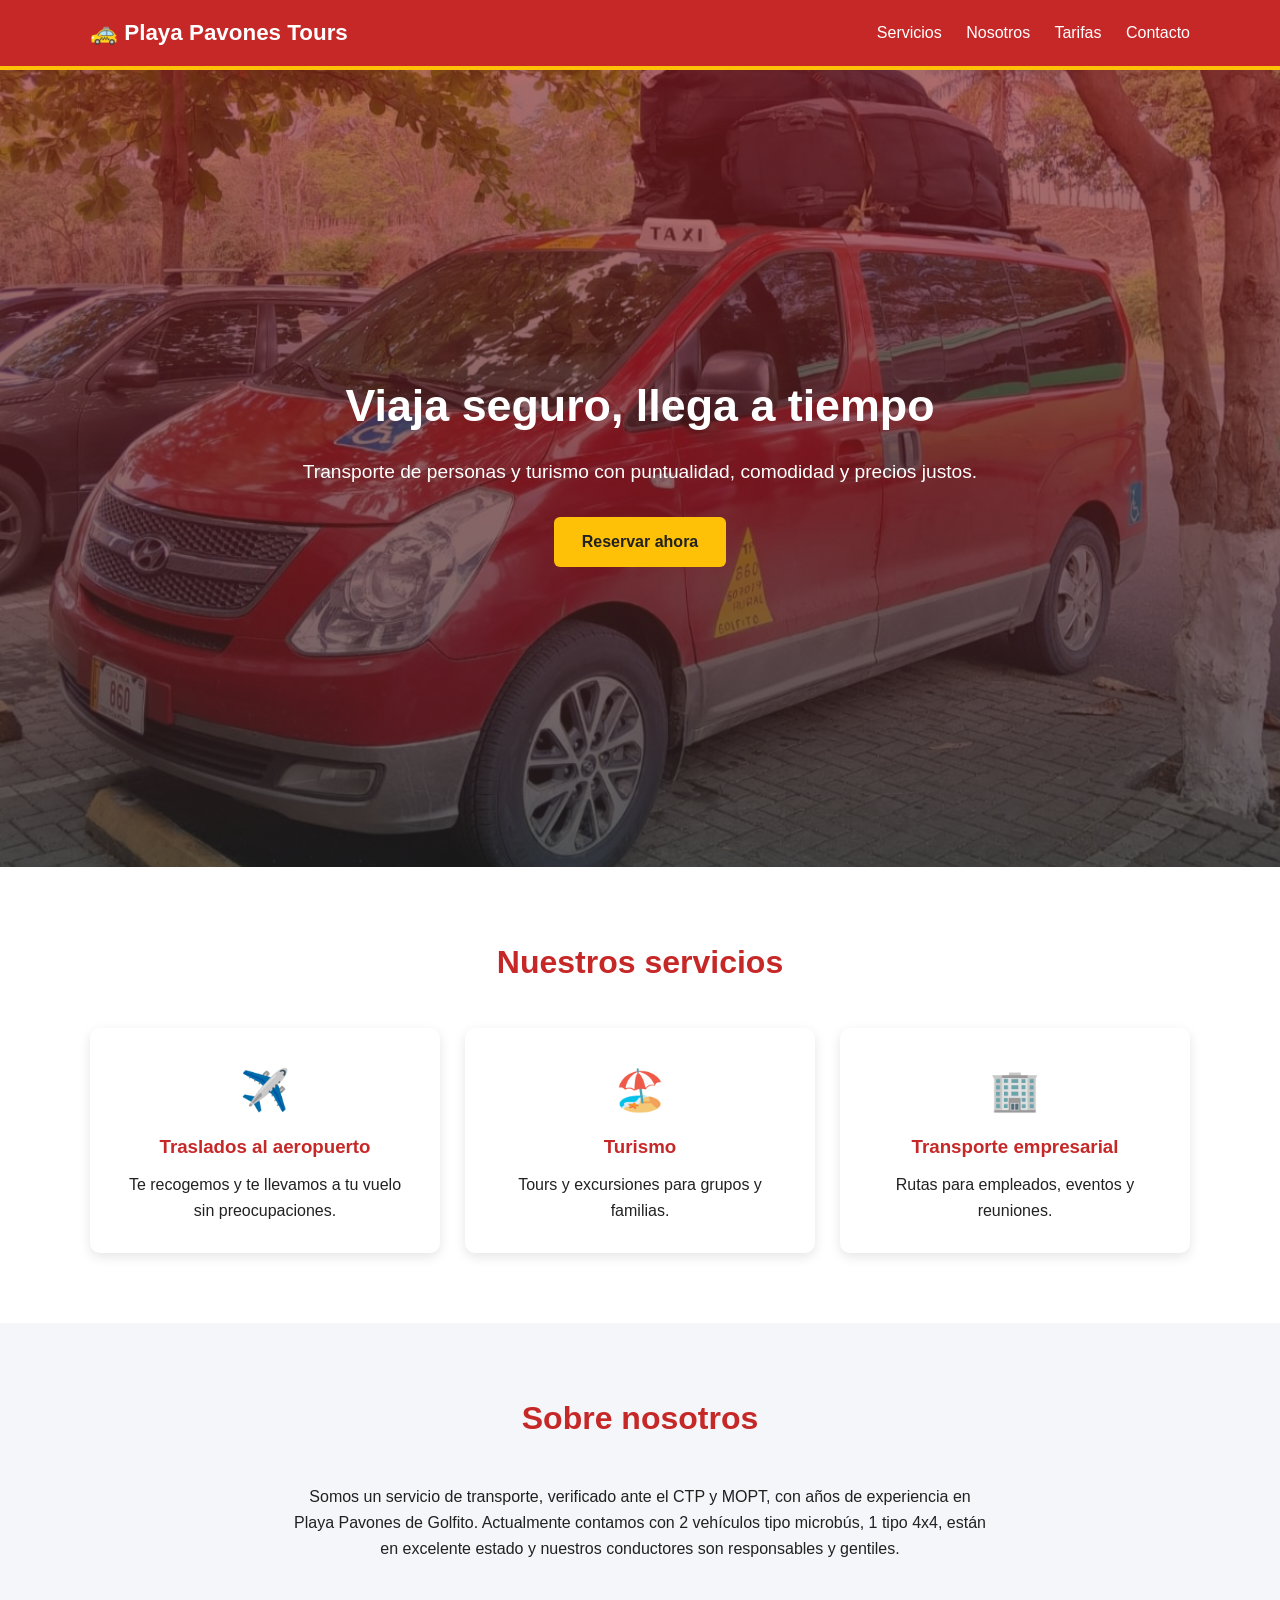
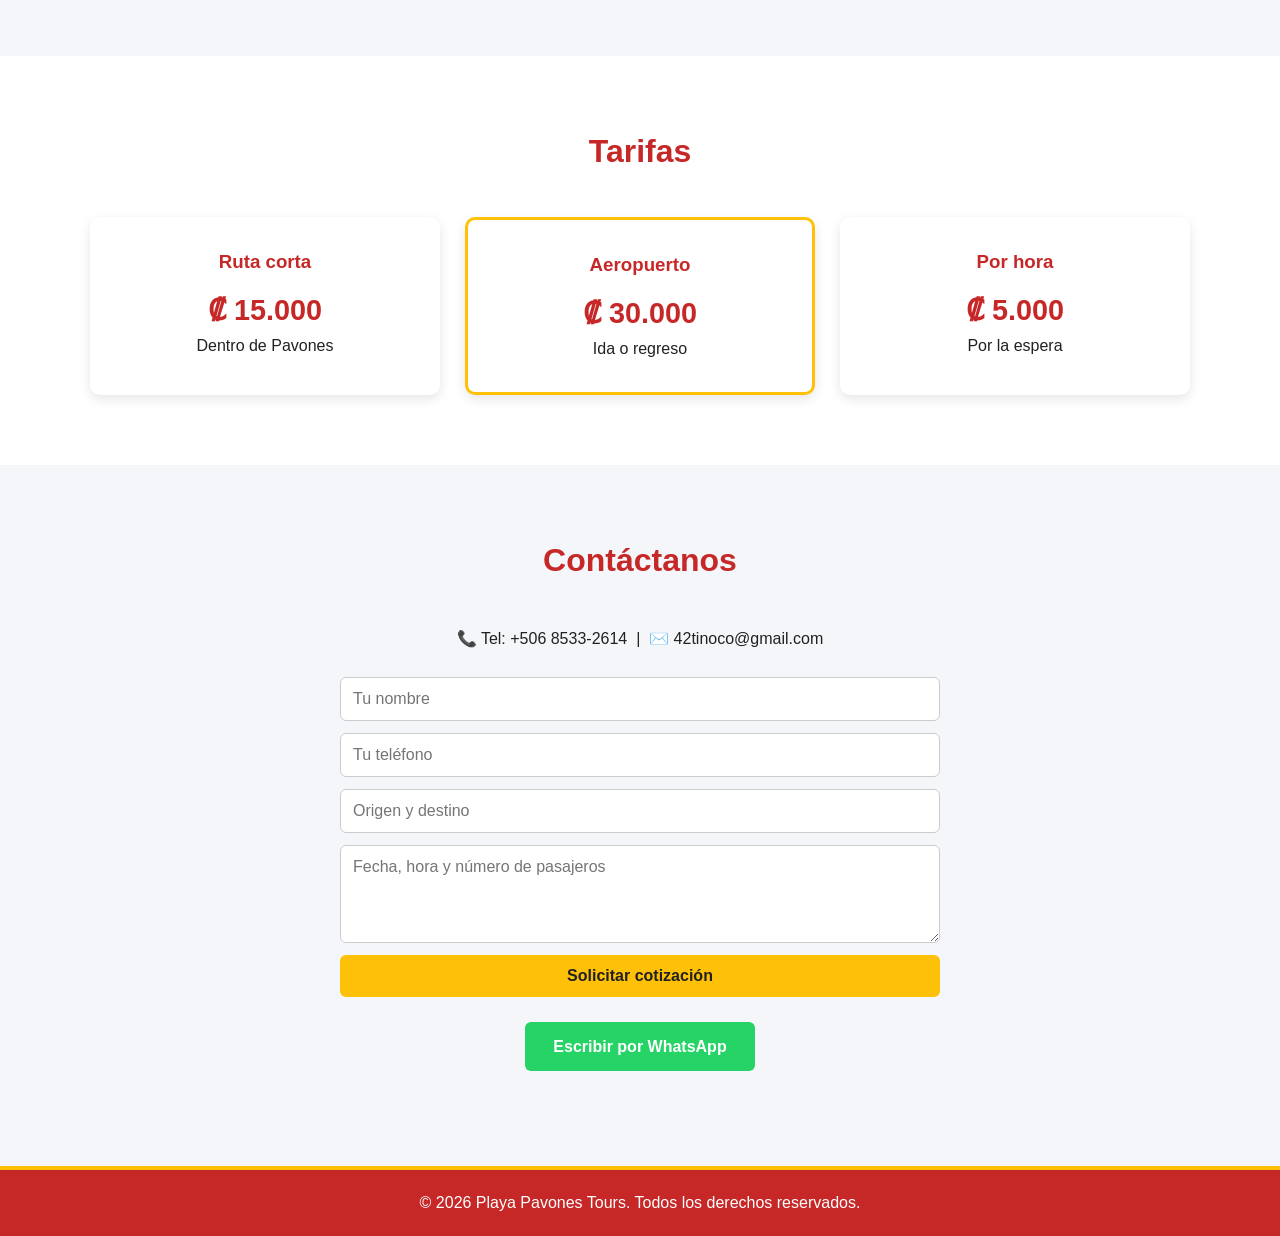
<file: Index.html>
<!DOCTYPE html>
<html lang="es">
<head>
  <meta charset="UTF-8">
  <meta name="viewport" content="width=device-width, initial-scale=1.0">
  <title>Playa Pavones Tours</title>
  <link rel="stylesheet" href="Index.css">
</head>
<body>

  <!-- ENCABEZADO -->
  <header class="header">
    <div class="contenedor header-contenido">
      <a href="#inicio" class="logo">🚕 Playa Pavones Tours</a>
      <nav class="menu">
        <a href="#servicios">Servicios</a>
        <a href="#nosotros">Nosotros</a>
        <a href="#tarifas">Tarifas</a>
        <a href="#contacto">Contacto</a>
      </nav>
    </div>
  </header>

  <!-- PORTADA -->
  <section class="hero" id="inicio">
    <div class="contenedor">
      <h1>Viaja seguro, llega a tiempo</h1>
      <p>Transporte de personas y turismo con puntualidad, comodidad y precios justos.</p>
      <a href="#contacto" class="boton">Reservar ahora</a>
    </div>
  </section>  

  <!-- SERVICIOS -->
  <section class="seccion" id="servicios">
    <div class="contenedor">
      <h2>Nuestros servicios</h2>
      <div class="tarjetas">
        <article class="tarjeta">
          <span class="icono">✈️</span>
          <h3>Traslados al aeropuerto</h3>
          <p>Te recogemos y te llevamos a tu vuelo sin preocupaciones.</p>
        </article>
        <article class="tarjeta">
          <span class="icono">🏖️</span>
          <h3>Turismo</h3>
          <p>Tours y excursiones para grupos y familias.</p>
        </article>
        <article class="tarjeta">
          <span class="icono">🏢</span>
          <h3>Transporte empresarial</h3>
          <p>Rutas para empleados, eventos y reuniones.</p>
        </article>
      </div>
    </div>
  </section>

  <!-- NOSOTROS -->
  <section class="seccion gris" id="nosotros">
    <div class="contenedor">
      <h2>Sobre nosotros</h2>
      <p class="texto-centrado">
        Somos un servicio de transporte, verificado ante el CTP y MOPT, con años de experiencia en Playa Pavones de Golfito. Actualmente contamos con 2 vehículos tipo microbús, 1 tipo 4x4, están
        en excelente estado y nuestros conductores son responsables y gentiles.
      </p>
    </div>
  </section>

  <!-- TARIFAS -->
  <section class="seccion" id="tarifas">
    <div class="contenedor">
      <h2>Tarifas</h2>
      <div class="tarjetas">
        <article class="tarjeta">
          <h3>Ruta corta</h3>
          <p class="precio">₡ 15.000</p>
          <p>Dentro de Pavones</p>
        </article>
        <article class="tarjeta destacada">
          <h3>Aeropuerto</h3>
          <p class="precio">₡ 30.000</p>
          <p>Ida o regreso</p>
        </article>
        <article class="tarjeta">
          <h3>Por hora</h3>
          <p class="precio">₡ 5.000</p>
          <p>Por la espera</p>
        </article>
      </div>
    </div>
  </section>

  <!-- CONTACTO -->
  <section class="seccion gris" id="contacto">
    <div class="contenedor">
      <h2>Contáctanos</h2>
      <p class="texto-centrado">📞 Tel: +506 8533-2614 &nbsp;|&nbsp; ✉️ 42tinoco@gmail.com</p>
      <form class="formulario">
        <input type="text" placeholder="Tu nombre" required>
        <input type="tel" placeholder="Tu teléfono" required>
        <input type="text" placeholder="Origen y destino" required>
        <textarea rows="4" placeholder="Fecha, hora y número de pasajeros"></textarea>
        <button type="submit" class="boton">Solicitar cotización</button>
      </form>
      <p class="texto-centrado">
        <a class="boton verde" href="https://wa.me/50685332614" target="_blank">Escribir por WhatsApp</a>
      </p>
    </div>
  </section>

  <!-- PIE -->
  <footer class="footer">
    <p>&copy; 2026 Playa Pavones Tours. Todos los derechos reservados.</p>
  </footer>

</body>
</html>
</file>
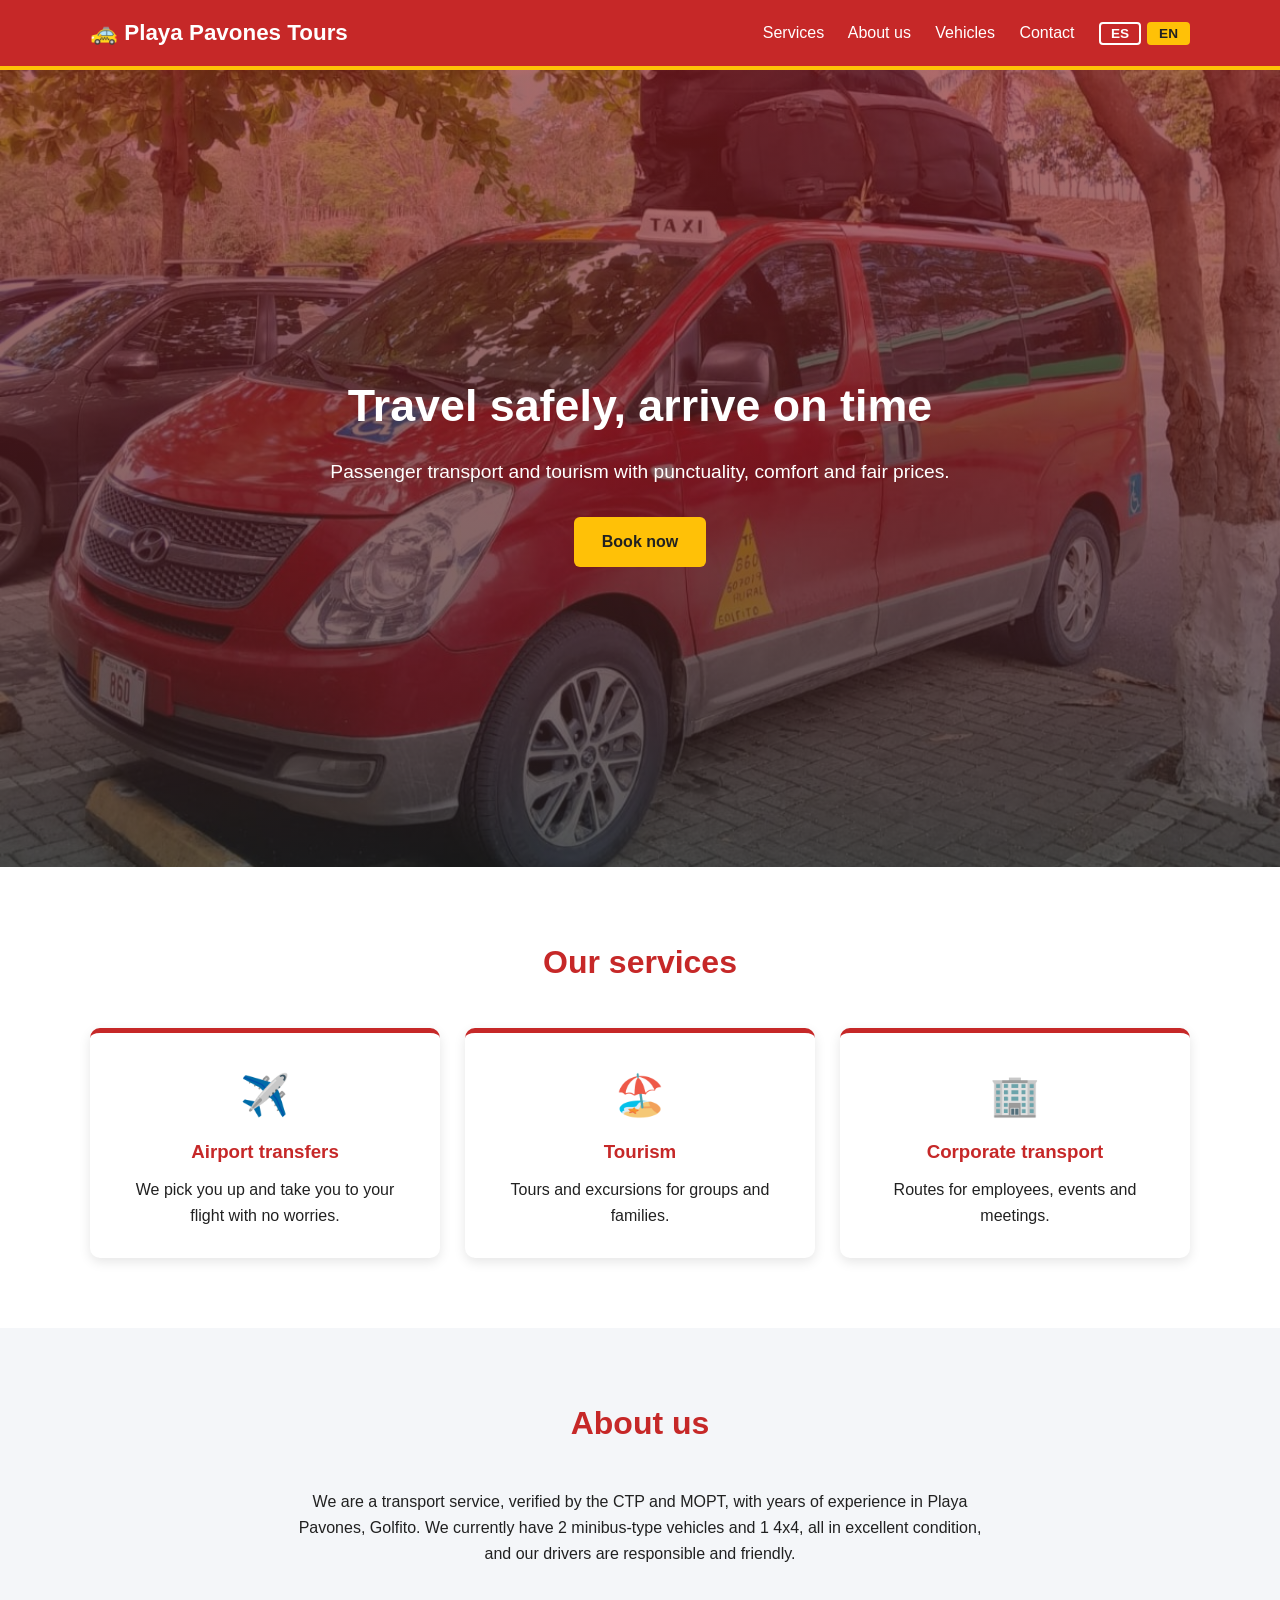
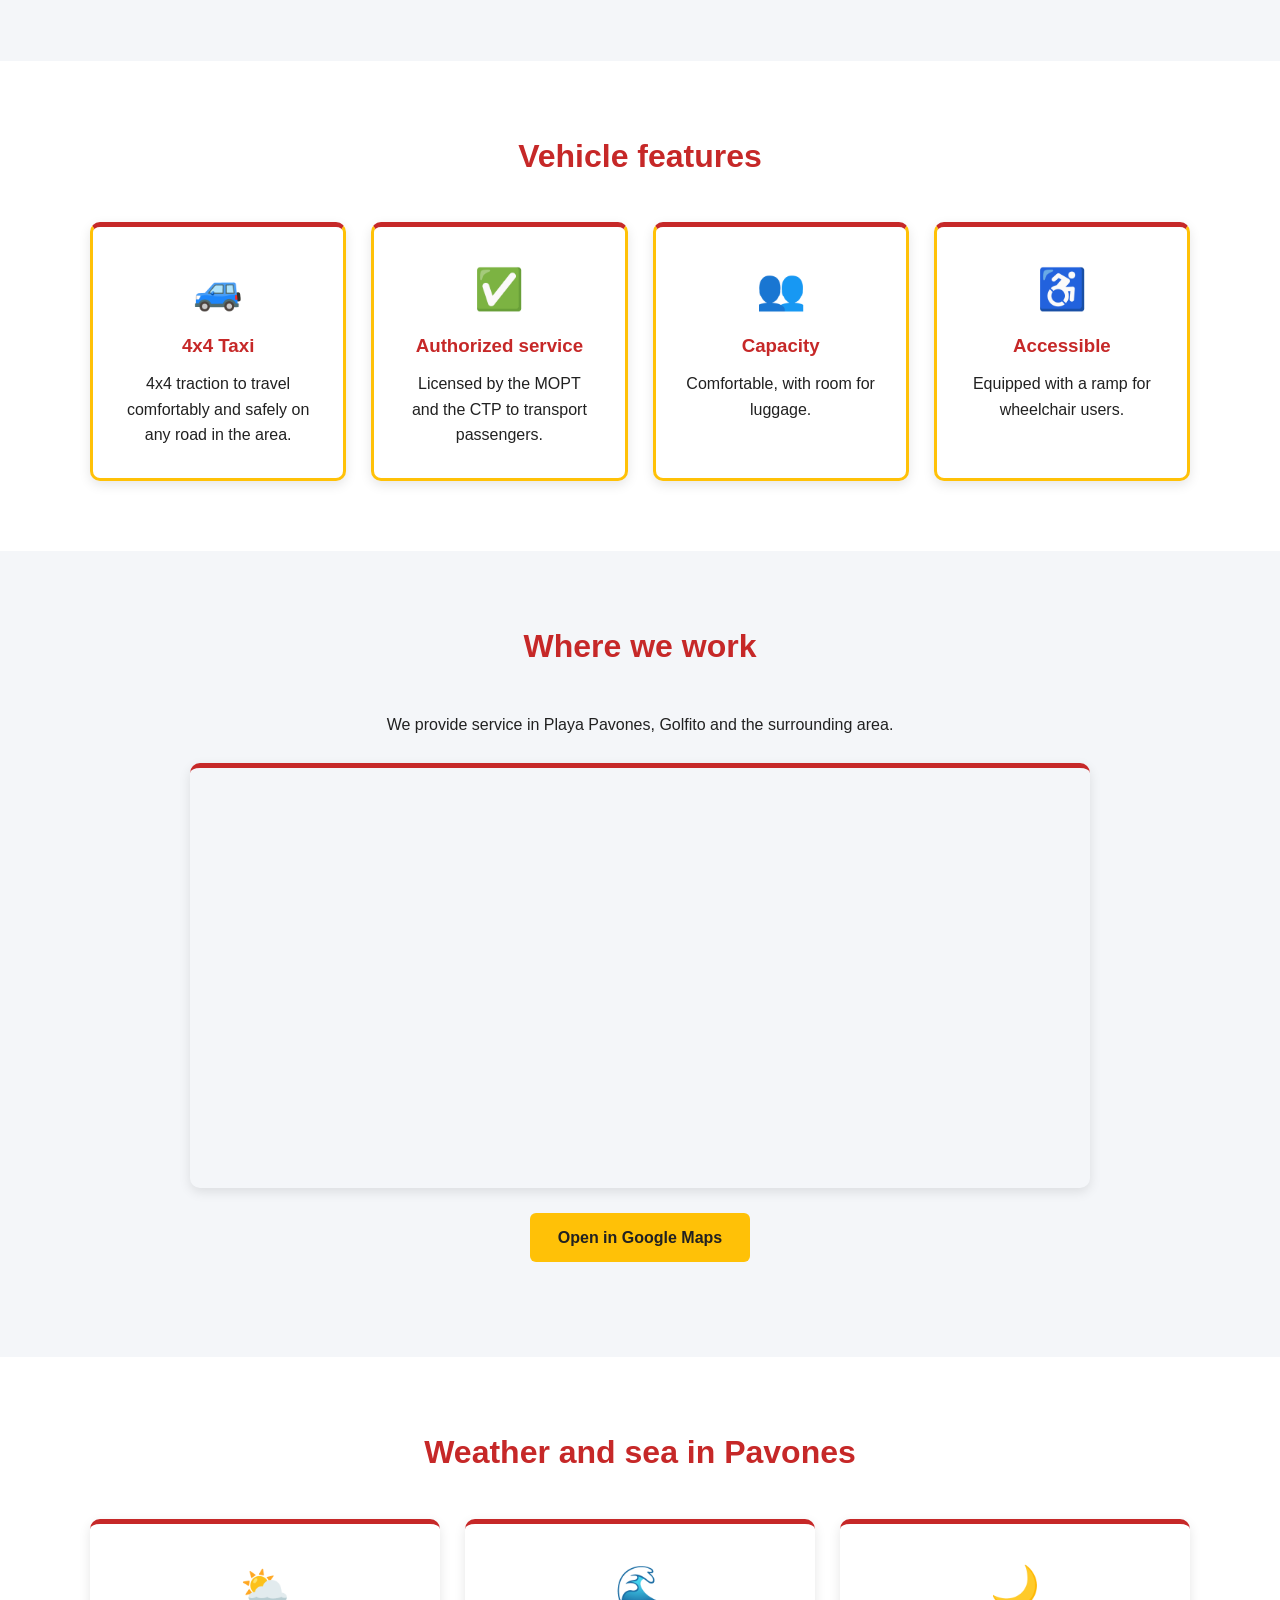
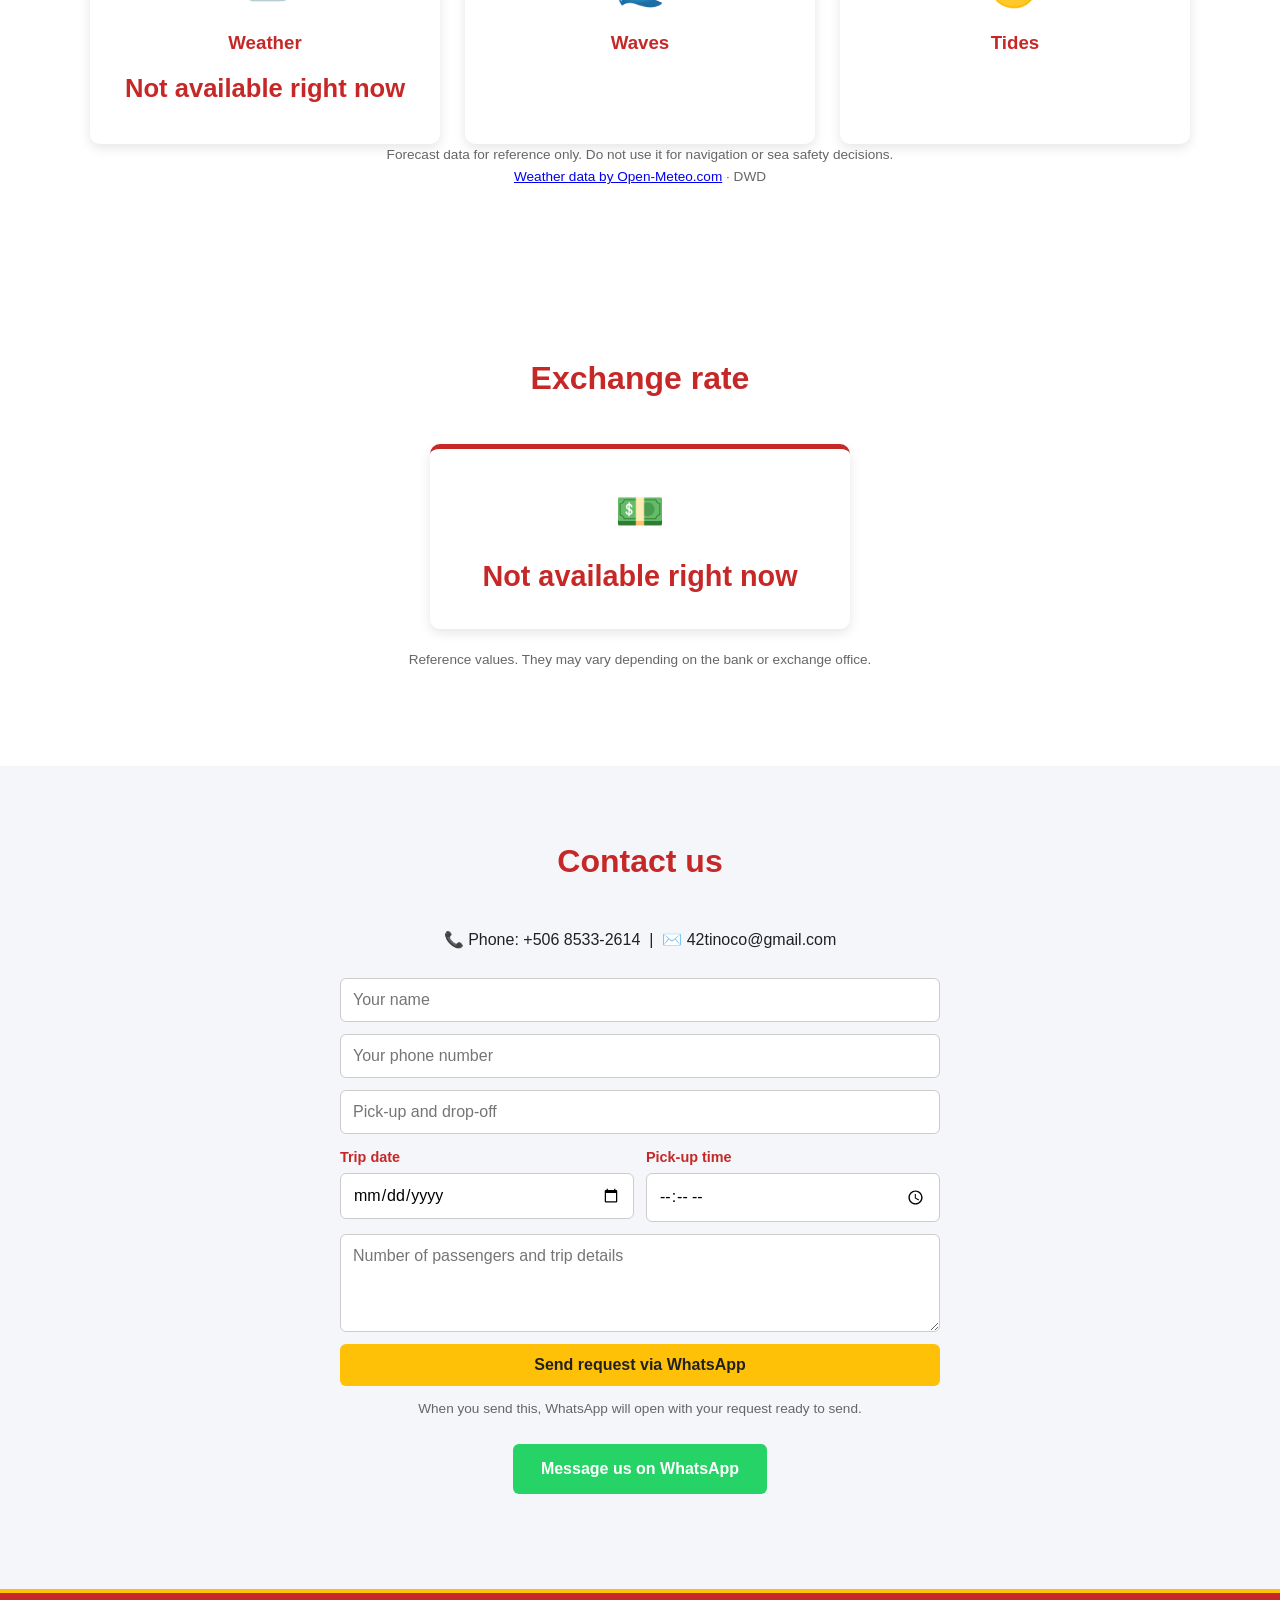
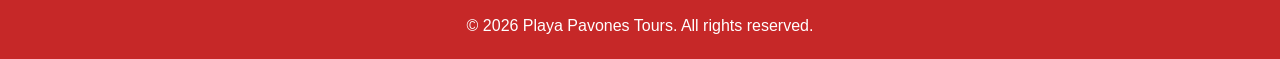
<file: index.html>
<!DOCTYPE html>
<html lang="es">
<head>
  <meta charset="UTF-8">
  <meta name="viewport" content="width=device-width, initial-scale=1.0">
  <title>Taxi y transporte en Playa Pavones, Golfito | Playa Pavones Tours</title>
  <meta name="description" content="Taxi 4x4 y transporte de personas en Playa Pavones y Golfito. 
  Traslados al aeropuerto, turismo y servicio empresarial. Autorizado por MOPT y CTP. Cotiza por WhatsApp.">
  
  <meta name="robots" content="index, follow">

  <meta name="viewport"
      content="width=device-width, initial-scale=1.0">

  <link rel="canonical" href="https://valver06.github.io/">

  <meta property="og:type" content="website">
  <meta property="og:title"
      content="Playa Pavones Tours | Turismo en Costa Rica">
  <meta property="og:description"
      content="Descubre Playa Pavones y planifica tu próxima experiencia turística en Costa Rica.">
  <meta property="og:url" content="https://valver06.github.io/">
  <meta property="og:locale" content="es_CR">
  
  <link rel="stylesheet" href="index.css">
</head>
<body>

<!-- ENCABEZADO -->
  <header class="header">
    <div class="contenedor header-contenido">
      <a href="#inicio" class="logo">🚕 Playa Pavones Tours</a>
      <nav class="menu">
        <a href="#servicios" data-i18n="menu_servicios">Servicios</a>
        <a href="#nosotros" data-i18n="menu_nosotros">Nosotros</a>
        <a href="#vehiculos" data-i18n="menu_vehiculos">Vehículos</a>
        <a href="#contacto" data-i18n="menu_contacto">Contacto</a>
        <!-- SELECTOR DE IDIOMA -->
        <span class="idiomas">
          <button type="button" data-lang="es" onclick="cambiarIdioma('es')">ES</button>
          <button type="button" data-lang="en" onclick="cambiarIdioma('en')">EN</button>
        </span>
      </nav>
    </div>
  </header>

  <!-- PORTADA -->
  <section class="hero" id="inicio">
    <div class="contenedor">
      <h1 data-i18n="hero_titulo">Viaja seguro, llega a tiempo</h1>
      <p data-i18n="hero_texto">Transporte de personas y turismo con puntualidad, comodidad y precios justos.</p>
      <a href="#contacto" class="boton" data-i18n="hero_boton">Reservar ahora</a>
    </div>
  </section>

  <!-- SERVICIOS -->
  <section class="seccion" id="servicios">
    <div class="contenedor">
      <h2 data-i18n="serv_titulo">Nuestros servicios</h2>
      <div class="tarjetas">
        <article class="tarjeta">
          <span class="icono">✈️</span>
          <h3 data-i18n="serv1_t">Traslados al aeropuerto</h3>
          <p data-i18n="serv1_p">Te recogemos y te llevamos a tu vuelo sin preocupaciones.</p>
        </article>
        <article class="tarjeta">
          <span class="icono">🏖️</span>
          <h3 data-i18n="serv2_t">Turismo</h3>
          <p data-i18n="serv2_p">Tours y excursiones para grupos y familias.</p>
        </article>
        <article class="tarjeta">
          <span class="icono">🏢</span>
          <h3 data-i18n="serv3_t">Transporte empresarial</h3>
          <p data-i18n="serv3_p">Rutas para empleados, eventos y reuniones.</p>
        </article>
      </div>
    </div>
  </section>

  <!-- NOSOTROS -->
  <section class="seccion gris" id="nosotros">
    <div class="contenedor">
      <h2 data-i18n="nos_titulo">Sobre nosotros</h2>
      <p class="texto-centrado" data-i18n="nos_texto">
        Somos un servicio de transporte, verificado ante el CTP y MOPT, con años de experiencia en Playa Pavones de Golfito. Actualmente contamos con 2 vehículos tipo microbús, 1 tipo 4x4, están en excelente estado y nuestros conductores son responsables y gentiles.
      </p>
    </div>
  </section>

  <!-- VEHÍCULO -->
  <section class="seccion" id="vehiculos">
    <div class="contenedor">
      <h2 data-i18n="veh_titulo">Características del vehículo</h2>
      <div class="tarjetas">
        <article class="tarjeta destacada">
          <span class="icono">🚙</span>
          <h3 data-i18n="veh1_t">Taxi 4x4</h3>
          <p data-i18n="veh1_p">Tracción 4x4 para llegar cómodo y seguro a cualquier camino de la zona.</p>
        </article>
        <article class="tarjeta destacada">
          <span class="icono">✅</span>
          <h3 data-i18n="veh2_t">Servicio autorizado</h3>
          <p data-i18n="veh2_p">Concesión con el MOPT y el CTP para el transporte de personas.</p>
        </article>
        <article class="tarjeta destacada">
          <span class="icono">👥</span>
          <h3 data-i18n="veh3_t">Capacidad</h3>
          <p data-i18n="veh3_p">Comodidad, con espacio para el equipaje.</p>
        </article>
        <article class="tarjeta destacada">
          <span class="icono">♿</span>
          <h3 data-i18n="veh4_t">Accesible</h3>
          <p data-i18n="veh4_p">Cuenta con rampa para personas en silla de ruedas.</p>
        </article>
      </div>
    </div>
  </section>

      <!-- MAPA -->
  <section class="seccion gris" id="mapa">
    <div class="contenedor">
      <h2 data-i18n="mapa_titulo">Dónde trabajamos</h2>
      <p class="texto-centrado" data-i18n="mapa_texto">Prestamos servicio en Playa Pavones, Golfito y sus alrededores.</p>

      <div class="mapa-contenedor">
        <iframe
          src="https://www.google.com/maps?q=8.3987112,-83.1311115&z=15&output=embed"
          title="Mapa de Taxi Playa Pavones de Golfito"
          loading="lazy"
          allowfullscreen
          referrerpolicy="no-referrer-when-downgrade">
        </iframe>
      </div>

      <p class="texto-centrado mapa-boton">
        <a class="boton" href="https://maps.app.goo.gl/qqzC25a5AomckFr96" target="_blank" rel="noopener" data-i18n="mapa_boton">Abrir en Google Maps</a>
      </p>
    </div>
  </section>

    <!-- CLIMA Y MAR -->
  <section class="seccion" id="clima">
    <div class="contenedor">
      <h2 data-i18n="clima_titulo">Clima y mar en Pavones</h2>

      <div class="tarjetas">
        <article class="tarjeta clima-tarjeta">
          <span class="icono" id="clima-icono">⛅</span>
          <h3 data-i18n="clima_aire">Clima</h3>
          <p class="precio" id="clima-temp">...</p>
          <p id="clima-desc"></p>
          <p id="clima-viento"></p>
        </article>

        <article class="tarjeta clima-tarjeta">
          <span class="icono">🌊</span>
          <h3 data-i18n="clima_oleaje">Oleaje</h3>
          <p class="precio" id="mar-olas"></p>
          <p id="mar-periodo"></p>
          <p id="mar-agua"></p>
        </article>

        <article class="tarjeta clima-tarjeta">
          <span class="icono">🌙</span>
          <h3 data-i18n="clima_mareas">Mareas</h3>
          <p id="marea-alta"></p>
          <p id="marea-baja"></p>
        </article>
      </div>

      <p class="texto-centrado nota-cambio">
        <span data-i18n="clima_nota">Datos de pronóstico solo de referencia. No los uses para navegar ni para decisiones de seguridad en el mar.</span><br>
        <a href="https://open-meteo.com/" target="_blank" rel="noopener">Weather data by Open-Meteo.com</a> · DWD
      </p>
    </div>
  </section>

  <!-- TIPO DE CAMBIO -->
  <section class="seccion" id="cambio">
    <div class="contenedor">
      <h2 data-i18n="cambio_titulo">Tipo de cambio</h2>

      <div class="tarjeta cambio-tarjeta">
        <span class="icono">💵</span>
        <p class="precio" id="cambio-venta">Cargando...</p>
        <p id="cambio-compra"></p>
        <p class="nota-cambio" id="cambio-fecha"></p>
      </div>

      <p class="texto-centrado nota-cambio">
        <span data-i18n="cambio_nota">Valores de referencia. Pueden variar según el banco o la casa de cambio.</span><br>
        <span id="cambio-fuente"></span>
      </p>
    </div>
  </section>

  <!-- CONTACTO -->
  <section class="seccion gris" id="contacto">
    <div class="contenedor">
      <h2 data-i18n="cont_titulo">Contáctanos</h2>
      <p class="texto-centrado" data-i18n="cont_datos">📞 Tel: +506 8533-2614 &nbsp;|&nbsp; ✉️ 42tinoco@gmail.com</p>

      <form class="formulario" id="form-cotizacion">
        <input type="text" id="nombre" placeholder="Tu nombre" data-i18n-placeholder="ph_nombre" required>
        <input type="tel" id="telefono" placeholder="Tu teléfono" data-i18n-placeholder="ph_telefono" required>
        <input type="text" id="ruta" placeholder="Origen y destino" data-i18n-placeholder="ph_ruta" required>

        <div class="fila-fecha">
          <label>
            <span data-i18n="lbl_fecha">Fecha del viaje</span>
            <input type="date" id="fecha" required>
          </label>
          <label>
            <span data-i18n="lbl_hora">Hora de recogida</span>
            <input type="time" id="hora" required>
          </label>
        </div>

        <textarea id="detalles" rows="4" placeholder="Número de pasajeros y detalles del viaje" data-i18n-placeholder="ph_detalles"></textarea>

        <!-- Campo trampa anti-spam: no lo borres ni lo llenes -->
        <input type="text" id="web" class="trampa" tabindex="-1" autocomplete="off" aria-hidden="true">

        <button type="submit" class="boton" data-i18n="cont_enviar">Enviar solicitud de reserva</button>
        <p class="nota-cambio" data-i18n="cont_nota">Al enviar, tu solicitud se registra en nuestro calendario y se abre WhatsApp para confirmarla.</p>
      </form>

            <div class="reserva-resultado" id="reserva-resultado" hidden>
        <p id="reserva-mensaje"></p>
        <a class="boton verde" id="reserva-whatsapp" href="#" target="_blank" rel="noopener" data-i18n="reserva_btn_wa">Confirmar por WhatsApp</a>
      </div>

      <p class="texto-centrado">
        <a class="boton verde" href="https://wa.me/50685332614" target="_blank" data-i18n="cont_wa">Escribir por WhatsApp</a>
      </p>
    </div>
  </section>

  <!-- PIE -->
  <footer class="footer">
    <p data-i18n="pie">&copy; 2026 Playa Pavones Tours. Todos los derechos reservados.</p>
  </footer>

<script>
    // ===== 0. IDIOMAS (español / inglés) =====
    var traducciones = {
      es: {
        menu_servicios: "Servicios",
        menu_nosotros: "Nosotros",
        menu_vehiculos: "Vehículos",
        menu_contacto: "Contacto",
        hero_titulo: "Viaja seguro, llega a tiempo",
        hero_texto: "Transporte de personas y turismo con puntualidad, comodidad y precios justos.",
        hero_boton: "Reservar ahora",
        serv_titulo: "Nuestros servicios",
        serv1_t: "Traslados al aeropuerto",
        serv1_p: "Te recogemos y te llevamos a tu vuelo sin preocupaciones.",
        serv2_t: "Turismo",
        serv2_p: "Tours y excursiones para grupos y familias.",
        serv3_t: "Transporte empresarial",
        serv3_p: "Rutas para empleados, eventos y reuniones.",
        nos_titulo: "Sobre nosotros",
        nos_texto: "Somos un servicio de transporte, verificado ante el CTP y MOPT, con años de experiencia en Playa Pavones de Golfito. Actualmente contamos con 2 vehículos tipo microbús, 1 tipo 4x4, están en excelente estado y nuestros conductores son responsables y gentiles.",
        veh_titulo: "Características del vehículo",
        veh1_t: "Taxi 4x4",
        veh1_p: "Tracción 4x4 para llegar cómodo y seguro a cualquier camino de la zona.",
        veh2_t: "Servicio autorizado",
        veh2_p: "Concesión con el MOPT y el CTP para el transporte de personas.",
        veh3_t: "Capacidad",
        veh3_p: "Comodidad, con espacio para el equipaje.",
        veh4_t: "Accesible",
        veh4_p: "Cuenta con rampa para personas en silla de ruedas.",
        mapa_titulo: "Dónde trabajamos",
        mapa_texto: "Prestamos servicio en Playa Pavones, Golfito y sus alrededores.",
        mapa_boton: "Abrir en Google Maps",
        clima_titulo: "Clima y mar en Pavones",
        clima_aire: "Clima",
        clima_oleaje: "Oleaje",
        clima_mareas: "Mareas",
        clima_nota: "Datos de pronóstico solo de referencia. No los uses para navegar ni para decisiones de seguridad en el mar.",
        clima_cargando: "Cargando...",
        clima_error: "No disponible por ahora",
        clima_viento: "Viento: ",
        clima_periodo: "Período: ",
        clima_agua: "Agua: ",
        clima_alta: "Marea alta: ",
        clima_baja: "Marea baja: ",
        clima_c0: "Despejado",
        clima_c1: "Parcialmente nublado",
        clima_c2: "Nublado",
        clima_c3: "Niebla",
        clima_c4: "Llovizna",
        clima_c5: "Lluvia",
        clima_c6: "Chubascos",
        clima_c7: "Tormenta",
        // Tipo de cambio
        cambio_titulo: "Tipo de cambio",
        cambio_nota: "Valores de referencia. Pueden variar según el banco o la casa de cambio.",
        cambio_cargando: "Cargando...",
        cambio_error: "No disponible por ahora",
        cambio_venta: "Venta: ",
        cambio_compra: "Compra: ",
        cambio_aprox: "$1 ≈ ",
        cambio_actualizado: "Actualizado: ",
        cambio_fuente_bccr: "Fuente: Banco Central de Costa Rica, vía Ministerio de Hacienda.",
        cont_titulo: "Contáctanos",
        cont_datos: "📞 Tel: +506 8533-2614 \u00A0|\u00A0 ✉️ 42tinoco@gmail.com",
        ph_nombre: "Tu nombre",
        ph_telefono: "Tu teléfono",
        ph_ruta: "Origen y destino",
        lbl_fecha: "Fecha del viaje",
        fecha_pasada: "Elige una fecha de hoy en adelante.",
        lbl_hora: "Hora de recogida",
        ph_detalles: "Número de pasajeros y detalles del viaje",
        cont_nota: "Al enviar, se abrirá WhatsApp con tu solicitud lista para mandar.",
        cont_enviar: "Enviar solicitud por WhatsApp",
        cont_wa: "Escribir por WhatsApp",
        pie: "© 2026 Playa Pavones Tours. Todos los derechos reservados.",
        // Mensaje que se envía por WhatsApp
        wa_saludo: "Hola, quiero solicitar una cotización.",
        wa_nombre: "Nombre: ",
        wa_telefono: "Teléfono: ",
        wa_ruta: "Origen y destino: ",
        wa_fecha: "Fecha: ",
        wa_hora: "Hora: ",
        wa_detalles: "Pasajeros y detalles: ",
        wa_noindicado: "No indicado"
      },
      en: {
        menu_servicios: "Services",
        menu_nosotros: "About us",
        menu_vehiculos: "Vehicles",
        menu_contacto: "Contact",
        hero_titulo: "Travel safely, arrive on time",
        hero_texto: "Passenger transport and tourism with punctuality, comfort and fair prices.",
        hero_boton: "Book now",
        serv_titulo: "Our services",
        serv1_t: "Airport transfers",
        serv1_p: "We pick you up and take you to your flight with no worries.",
        serv2_t: "Tourism",
        serv2_p: "Tours and excursions for groups and families.",
        serv3_t: "Corporate transport",
        serv3_p: "Routes for employees, events and meetings.",
        nos_titulo: "About us",
        nos_texto: "We are a transport service, verified by the CTP and MOPT, with years of experience in Playa Pavones, Golfito. We currently have 2 minibus-type vehicles and 1 4x4, all in excellent condition, and our drivers are responsible and friendly.",
        veh_titulo: "Vehicle features",
        veh1_t: "4x4 Taxi",
        veh1_p: "4x4 traction to travel comfortably and safely on any road in the area.",
        veh2_t: "Authorized service",
        veh2_p: "Licensed by the MOPT and the CTP to transport passengers.",
        veh3_t: "Capacity",
        veh3_p: "Comfortable, with room for luggage.",
        veh4_t: "Accessible",
        veh4_p: "Equipped with a ramp for wheelchair users.",
        mapa_titulo: "Where we work",
        mapa_texto: "We provide service in Playa Pavones, Golfito and the surrounding area.",
        mapa_boton: "Open in Google Maps",
        clima_titulo: "Weather and sea in Pavones",
        clima_aire: "Weather",
        clima_oleaje: "Waves",
        clima_mareas: "Tides",
        clima_nota: "Forecast data for reference only. Do not use it for navigation or sea safety decisions.",
        clima_cargando: "Loading...",
        clima_error: "Not available right now",
        clima_viento: "Wind: ",
        clima_periodo: "Period: ",
        clima_agua: "Water: ",
        clima_alta: "High tide: ",
        clima_baja: "Low tide: ",
        clima_c0: "Clear",
        clima_c1: "Partly cloudy",
        clima_c2: "Cloudy",
        clima_c3: "Fog",
        clima_c4: "Drizzle",
        clima_c5: "Rain",
        clima_c6: "Showers",
        clima_c7: "Thunderstorm",
        // Exchange rate
        cambio_titulo: "Exchange rate",
        cambio_nota: "Reference values. They may vary depending on the bank or exchange office.",
        cambio_cargando: "Loading...",
        cambio_error: "Not available right now",
        cambio_venta: "Selling rate: ",
        cambio_compra: "Buying rate: ",
        cambio_aprox: "$1 ≈ ",
        cambio_actualizado: "Updated: ",
        cambio_fuente_bccr: "Source: Central Bank of Costa Rica, via the Ministry of Finance.",
        cont_titulo: "Contact us",
        cont_datos: "📞 Phone: +506 8533-2614 \u00A0|\u00A0 ✉️ 42tinoco@gmail.com",
        ph_nombre: "Your name",
        ph_telefono: "Your phone number",
        ph_ruta: "Pick-up and drop-off",
        lbl_fecha: "Trip date",
        fecha_pasada: "Please choose today's date or a later one.",
        lbl_hora: "Pick-up time",
        ph_detalles: "Number of passengers and trip details",
        cont_nota: "When you send this, WhatsApp will open with your request ready to send.",
        cont_enviar: "Send request via WhatsApp",
        cont_wa: "Message us on WhatsApp",
        pie: "© 2026 Playa Pavones Tours. All rights reserved.",
        wa_saludo: "Hello, I would like to request a quote.",
        wa_nombre: "Name: ",
        wa_telefono: "Phone: ",
        wa_ruta: "Pick-up and drop-off: ",
        wa_fecha: "Date: ",
        wa_hora: "Time: ",
        wa_detalles: "Passengers and details: ",
        wa_noindicado: "Not specified"
      }
    };

    var idiomaActual = "es";

    function cambiarIdioma(idioma) {
      if (!traducciones[idioma]) { idioma = "es"; }
      idiomaActual = idioma;
      var t = traducciones[idioma];

      // Textos normales
      document.querySelectorAll("[data-i18n]").forEach(function (el) {
        var clave = el.getAttribute("data-i18n");
        if (t[clave] !== undefined) { el.textContent = t[clave]; }
      });

      // Placeholders de los campos del formulario
      document.querySelectorAll("[data-i18n-placeholder]").forEach(function (el) {
        var clave = el.getAttribute("data-i18n-placeholder");
        if (t[clave] !== undefined) { el.placeholder = t[clave]; }
      });

      // Idioma de la página y botón activo
      document.documentElement.lang = idioma;
      document.querySelectorAll(".idiomas button").forEach(function (b) {
        b.classList.toggle("activo", b.getAttribute("data-lang") === idioma);
      });

      // El tipo de cambio y el clima también se vuelven a escribir en el idioma elegido
      pintarCambio();
      pintarMar();

      // Recordar la elección
      try { localStorage.setItem("idioma", idioma); } catch (e) {}
    }

    // ===== Tipo de cambio (colones por dólar) =====
    var ultimaTasa = null;
    var cambioEstado = "cargando"; // "cargando", "ok" o "error"

    function formatoCRC(n) {
      var formato = idiomaActual === "en" ? "en-US" : "es-CR";
      return "₡" + n.toLocaleString(formato, { minimumFractionDigits: 2, maximumFractionDigits: 2 });
    }

    // Escribe el tipo de cambio en la página, en el idioma actual
    function pintarCambio() {
      var t = traducciones[idiomaActual];
      var venta = document.getElementById("cambio-venta");
      var compra = document.getElementById("cambio-compra");
      var fecha = document.getElementById("cambio-fecha");
      var fuente = document.getElementById("cambio-fuente");

      // Si la sección todavía no está en el HTML, no hace nada
      if (!venta || !compra || !fecha || !fuente) { return; }

      if (cambioEstado !== "ok" || !ultimaTasa) {
        venta.textContent = cambioEstado === "error" ? t.cambio_error : t.cambio_cargando;
        compra.textContent = "";
        fecha.textContent = "";
        fuente.textContent = "";
        return;
      }

      var d = ultimaTasa;
      if (d.compra) {
        venta.textContent = t.cambio_venta + formatoCRC(d.venta);
        compra.textContent = t.cambio_compra + formatoCRC(d.compra);
      } else {
        venta.textContent = t.cambio_aprox + formatoCRC(d.venta);
        compra.textContent = "";
      }
      fecha.textContent = t.cambio_actualizado + d.fecha;

      if (d.origen === "hacienda") {
        fuente.textContent = t.cambio_fuente_bccr;
      } else {
        fuente.innerHTML = '<a href="https://www.exchangerate-api.com" target="_blank" rel="noopener">Rates By Exchange Rate API</a>';
      }
    }

    function mostrarTasa(d) {
      ultimaTasa = d;
      cambioEstado = "ok";
      pintarCambio();
    }

    // Primero intenta con la referencia oficial; si falla, usa la de respaldo
    function pedirTasa(hoy) {
      return fetch("https://api.hacienda.go.cr/indicadores/tc")
        .then(function (r) { return r.json(); })
        .then(function (datos) {
          var venta = Number(datos.dolar.venta.valor);
          var compra = Number(datos.dolar.compra.valor);
          if (!venta || !compra) { throw new Error("Sin datos"); }
          return {
            origen: "hacienda",
            compra: compra,
            venta: venta,
            fecha: String(datos.dolar.venta.fecha).slice(0, 10)
          };
        })
        .catch(function () {
          return fetch("https://open.er-api.com/v6/latest/USD")
            .then(function (r) { return r.json(); })
            .then(function (datos) {
              if (datos.result !== "success" || !datos.rates || !datos.rates.CRC) {
                throw new Error("Sin datos");
              }
              return { origen: "erapi", compra: null, venta: datos.rates.CRC, fecha: hoy };
            });
        });
    }

    function cargarTipoCambio() {
      var guardado = null;
      try { guardado = JSON.parse(localStorage.getItem("tipoCambioCR")); } catch (e) {}
      var hoy = new Date().toISOString().slice(0, 10);

      // Si ya se consultó hoy, usa lo guardado y no vuelve a pedir
      if (guardado && guardado.consultado === hoy) {
        mostrarTasa(guardado);
        return;
      }

      pedirTasa(hoy)
        .then(function (d) {
          d.consultado = hoy;
          try { localStorage.setItem("tipoCambioCR", JSON.stringify(d)); } catch (e) {}
          mostrarTasa(d);
        })
        .catch(function () {
          // Si todo falla, usa el último valor guardado o avisa
          if (guardado) {
            mostrarTasa(guardado);
          } else {
            cambioEstado = "error";
            pintarCambio();
          }
        });
    }

    // ===== Clima, oleaje y mareas (Playa Pavones) =====
    var PUNTO = { lat: 8.3987, lon: -83.1311 };
    var datosMar = null;
    var estadoMar = "cargando"; // "cargando", "ok" o "error"

    var API_CLIMA = "https://api.open-meteo.com/v1/forecast";
    var API_MAR = "https://marine-api.open-meteo.com/v1/marine";

    function infoClima(codigo) {
      if (codigo === 0) { return { icono: "☀️", clave: "clima_c0" }; }
      if (codigo <= 2) { return { icono: "⛅", clave: "clima_c1" }; }
      if (codigo === 3) { return { icono: "☁️", clave: "clima_c2" }; }
      if (codigo === 45 || codigo === 48) { return { icono: "🌫️", clave: "clima_c3" }; }
      if (codigo >= 51 && codigo <= 57) { return { icono: "🌦️", clave: "clima_c4" }; }
      if (codigo >= 61 && codigo <= 67) { return { icono: "🌧️", clave: "clima_c5" }; }
      if (codigo >= 80 && codigo <= 82) { return { icono: "🌦️", clave: "clima_c6" }; }
      if (codigo >= 95) { return { icono: "⛈️", clave: "clima_c7" }; }
      return { icono: "⛅", clave: "clima_c1" };
    }

    function brujula(grados) {
      var nombres = idiomaActual === "en"
        ? ["N", "NE", "E", "SE", "S", "SW", "W", "NW"]
        : ["N", "NE", "E", "SE", "S", "SO", "O", "NO"];
      return nombres[Math.round(grados / 45) % 8];
    }

    // Convierte "2026-10-18T14:00" en "14:00" (español) o "2:00 PM" (inglés)
    function formatoHora(texto) {
      var h = Number(texto.slice(11, 13));
      var m = texto.slice(14, 16);
      if (idiomaActual === "en") {
        var sufijo = h >= 12 ? "PM" : "AM";
        h = h % 12;
        if (h === 0) { h = 12; }
        return h + ":" + m + " " + sufijo;
      }
      return (h < 10 ? "0" : "") + h + ":" + m;
    }

    // Busca la próxima marea alta y baja (máximos y mínimos del nivel del mar)
    function proximasMareas(horas, niveles, desde) {
      var alta = null;
      var baja = null;
      var inicio = 0;
      for (var i = 0; i < horas.length; i++) {
        if (horas[i] >= desde) { inicio = i; break; }
      }
      var fin = Math.min(inicio + 30, horas.length - 1);
      for (var j = Math.max(inicio, 1); j < fin; j++) {
        if (alta === null && niveles[j] > niveles[j - 1] && niveles[j] >= niveles[j + 1]) { alta = horas[j]; }
        if (baja === null && niveles[j] < niveles[j - 1] && niveles[j] <= niveles[j + 1]) { baja = horas[j]; }
      }
      return { alta: alta, baja: baja };
    }

    function pintarMar() {
      // Si la sección de clima todavía no está en el HTML, no hace nada
      if (!document.getElementById("clima-temp")) { return; }

      var t = traducciones[idiomaActual];
      var ids = ["clima-temp", "clima-desc", "clima-viento", "mar-olas", "mar-periodo", "mar-agua", "marea-alta", "marea-baja"];

      if (estadoMar !== "ok" || !datosMar) {
        ids.forEach(function (id) { document.getElementById(id).textContent = ""; });
        document.getElementById("clima-temp").textContent =
          estadoMar === "error" ? t.clima_error : t.clima_cargando;
        return;
      }

      var d = datosMar;
      var info = infoClima(d.codigo);
      var mareas = proximasMareas(d.horas, d.niveles, d.ahora);

      document.getElementById("clima-icono").textContent = info.icono;
      document.getElementById("clima-temp").textContent = Math.round(d.temp) + " °C";
      document.getElementById("clima-desc").textContent = t[info.clave];
      document.getElementById("clima-viento").textContent = t.clima_viento + Math.round(d.viento) + " km/h";

      document.getElementById("mar-olas").textContent = d.olas !== null
        ? d.olas.toFixed(1) + " m" + (d.direccion !== null ? " " + brujula(d.direccion) : "")
        : "--";
      document.getElementById("mar-periodo").textContent =
        t.clima_periodo + (d.periodo !== null ? d.periodo.toFixed(0) + " s" : "--");
      document.getElementById("mar-agua").textContent =
        t.clima_agua + (d.agua !== null ? d.agua.toFixed(0) + " °C" : "--");

      document.getElementById("marea-alta").textContent =
        t.clima_alta + (mareas.alta ? formatoHora(mareas.alta) : "--");
      document.getElementById("marea-baja").textContent =
        t.clima_baja + (mareas.baja ? formatoHora(mareas.baja) : "--");
    }

    function pedirClimaMar() {
      var ubicacion = "latitude=" + PUNTO.lat + "&longitude=" + PUNTO.lon + "&timezone=America%2FCosta_Rica";

      var clima = fetch(API_CLIMA + "?" + ubicacion +
        "&current=temperature_2m,weather_code,wind_speed_10m")
        .then(function (r) { return r.json(); });

      var mar = fetch(API_MAR + "?" + ubicacion +
        "&current=wave_height,wave_period,wave_direction,sea_surface_temperature" +
        "&hourly=sea_level_height_msl&forecast_days=3")
        .then(function (r) { return r.json(); });

      return Promise.all([clima, mar]).then(function (r) {
        var c = r[0].current;
        var m = r[1];
        if (!c || !m.current || !m.hourly) { throw new Error("Sin datos"); }
        return {
          guardadoEn: Date.now(),
          temp: c.temperature_2m,
          codigo: c.weather_code,
          viento: c.wind_speed_10m,
          olas: m.current.wave_height,
          periodo: m.current.wave_period,
          direccion: m.current.wave_direction,
          agua: m.current.sea_surface_temperature,
          ahora: m.current.time,
          horas: m.hourly.time,
          niveles: m.hourly.sea_level_height_msl
        };
      });
    }

    function cargarClimaMar() {
      var guardado = null;
      try { guardado = JSON.parse(localStorage.getItem("climaMarCR")); } catch (e) {}

      // Si los datos tienen menos de 30 minutos, no vuelve a pedirlos
      if (guardado && Date.now() - guardado.guardadoEn < 30 * 60 * 1000) {
        datosMar = guardado;
        estadoMar = "ok";
        pintarMar();
        return;
      }

      pedirClimaMar()
        .then(function (d) {
          try { localStorage.setItem("climaMarCR", JSON.stringify(d)); } catch (e) {}
          datosMar = d;
          estadoMar = "ok";
          pintarMar();
        })
        .catch(function () {
          if (guardado) {
            datosMar = guardado;
            estadoMar = "ok";
          } else {
            estadoMar = "error";
          }
          pintarMar();
        });
    }

    // Al cargar: idioma guardado; si no hay, el del navegador (inglés) o español por defecto
    var idiomaGuardado = null;
    try { idiomaGuardado = localStorage.getItem("idioma"); } catch (e) {}
    var delNavegador = (navigator.language || "es").slice(0, 2) === "en" ? "en" : "es";
    cambiarIdioma(idiomaGuardado || delNavegador);

    cargarTipoCambio();
    cargarClimaMar();

    // ===== 1. FORMULARIO: al enviarlo, abre WhatsApp directamente con los datos =====
    var NUMERO_WHATSAPP = "50685332614";

        // La fecha mínima para reservar es hoy (hora de Costa Rica)
    function hoyCostaRica() {
      return new Date(Date.now() - 6 * 60 * 60 * 1000).toISOString().slice(0, 10);
    }

    // Revisa que la fecha no sea anterior a hoy; si lo es, la borra y avisa
    function validarFecha() {
      var campo = document.getElementById("fecha");
      if (!campo) { return true; }

      if (campo.value && campo.value < hoyCostaRica()) {
        campo.value = "";
        campo.setCustomValidity(traducciones[idiomaActual].fecha_pasada);
        campo.reportValidity();
        campo.setCustomValidity("");
        return false;
      }
      return true;
    }

    (function () {
      var campoFecha = document.getElementById("fecha");
      if (campoFecha) {
        campoFecha.min = hoyCostaRica();
        // En el celular se valida apenas se elige la fecha
        campoFecha.addEventListener("change", validarFecha);
        campoFecha.addEventListener("blur", validarFecha);
      }
    })();

    document.getElementById("form-cotizacion").addEventListener("submit", function (e) {
      e.preventDefault();

      // Campo trampa anti-spam: si tiene algo, es un robot y no se envía
      var trampa = document.getElementById("web");
      if (trampa && trampa.value) { return; }
            // No se permiten fechas anteriores a hoy
      if (!validarFecha()) { return; }

      var t = traducciones[idiomaActual];

      var nombre = document.getElementById("nombre").value.trim();
      var telefono = document.getElementById("telefono").value.trim();
      var ruta = document.getElementById("ruta").value.trim();
      var fecha = document.getElementById("fecha").value;
      var hora = document.getElementById("hora").value;
      var detalles = document.getElementById("detalles").value.trim();

      var mensaje =
        t.wa_saludo + "\n" +
        t.wa_nombre + nombre + "\n" +
        t.wa_telefono + telefono + "\n" +
        t.wa_ruta + ruta + "\n" +
        t.wa_fecha + fecha + "\n" +
        t.wa_hora + hora + "\n" +
        t.wa_detalles + (detalles || t.wa_noindicado);

      var enlace = "https://wa.me/" + NUMERO_WHATSAPP + "?text=" + encodeURIComponent(mensaje);

      window.open(enlace, "_blank", "noopener");
      e.target.reset();
    });

    // ===== 2. Animación al hacer scroll en toda la página =====
    var elementos = document.querySelectorAll(
      ".seccion h2, .tarjeta, .texto-centrado, .formulario"
    );

    var observador = new IntersectionObserver(function (entradas) {
      entradas.forEach(function (entrada) {
        if (entrada.isIntersecting) {
          var el = entrada.target;
          el.classList.remove("oculta");
          el.classList.add("visible");
          observador.unobserve(el);

          // Al terminar, quita la clase para que el hover funcione normal
          setTimeout(function () {
            el.classList.remove("visible");
            el.style.transitionDelay = "";
          }, 1200);
        }
      });
    }, { threshold: 0.15 });

    elementos.forEach(function (el) {
      el.classList.add("oculta");
      // Las tarjetas de una misma fila aparecen una tras otra
      if (el.classList.contains("tarjeta")) {
        var posicion = Array.prototype.indexOf.call(el.parentNode.children, el);
        el.style.transitionDelay = posicion * 0.15 + "s";
      }
      observador.observe(el);
    });
  </script>
</body>
</html>
</file>
<file: Index.css>
/* ===== Variables de color (cámbialas a tu gusto) ===== */
:root {
  --principal: #C62828;   /* rojo */
  --oscuro: #8E1B1B;      /* rojo oscuro para la portada */
  --acento: #FFC107;      /* amarillo taxi */
  --texto: #212121;
  --gris: #f4f6f9;
  --blanco: #fff;
}

* {
  margin: 0;
  padding: 0;
  box-sizing: border-box;
}

html {
  scroll-behavior: smooth;
}

body {
  font-family: Arial, Helvetica, sans-serif;
  color: var(--texto);
  line-height: 1.6;
}

.contenedor {
  width: 90%;
  max-width: 1100px;
  margin: 0 auto;
}

/* ===== Encabezado ===== */
.header {
  background: var(--principal);
  border-bottom: 4px solid var(--acento);
  position: sticky;
  top: 0;
  z-index: 10;
}

.header-contenido {
  display: flex;
  justify-content: space-between;
  align-items: center;
  padding: 15px 0;
  flex-wrap: wrap;
  gap: 10px;
}

.logo {
  color: var(--blanco);
  font-size: 1.4rem;
  font-weight: bold;
  text-decoration: none;
}

.menu a {
  color: var(--blanco);
  text-decoration: none;
  margin-left: 20px;
  transition: color 0.3s;
}

.menu a:hover {
  color: var(--acento);
}

/* ===== Portada ===== */
.hero {
  background: linear-gradient(rgba(142, 27, 27, 0.65), rgba(33, 33, 33, 0.7)),
              url("Buceta_portada.jpeg") center/cover;
  color: var(--blanco);
  text-align: center;
  padding: clamp(120px, 25vw, 300px) 0;
}

.hero h1 {
  font-size: 2.8rem;
  margin-bottom: 15px;
}

.hero p {
  font-size: 1.2rem;
  margin-bottom: 30px;
}

/* ===== Botones ===== */
.boton {
  display: inline-block;
  background: var(--acento);
  color: var(--texto);
  padding: 12px 28px;
  border: none;
  border-radius: 6px;
  font-weight: bold;
  font-size: 1rem;
  text-decoration: none;
  cursor: pointer;
  transition: transform 0.2s, opacity 0.2s;
}

.boton:hover {
  transform: translateY(-2px);
  opacity: 0.9;
}

.boton.verde {
  background: #25d366;
  color: var(--blanco);
}

/* ===== Secciones ===== */
.seccion {
  padding: 70px 0;
}

.seccion.gris {
  background: var(--gris);
}

.seccion h2 {
  text-align: center;
  font-size: 2rem;
  color: var(--principal);
  margin-bottom: 40px;
}

.texto-centrado {
  text-align: center;
  max-width: 700px;
  margin: 0 auto 25px;
}

/* ===== Tarjetas ===== */
.tarjetas {
  display: grid;
  grid-template-columns: repeat(auto-fit, minmax(250px, 1fr));
  gap: 25px;
}

.tarjeta {
  background: var(--blanco);
  padding: 30px;
  border-radius: 10px;
  text-align: center;
  box-shadow: 0 4px 12px rgba(0, 0, 0, 0.1);
  transition: transform 0.3s;
}

.tarjeta:hover {
  transform: translateY(-6px);
}

.tarjeta.destacada {
  border: 3px solid var(--acento);
}

.icono {
  font-size: 2.5rem;
  display: block;
  margin-bottom: 10px;
}

.tarjeta h3 {
  margin-bottom: 10px;
  color: var(--principal);
}

/* El amarillo se lee mal sobre blanco, por eso el precio va en rojo */
.precio {
  font-size: 1.8rem;
  font-weight: bold;
  color: var(--principal);
}

/* ===== Formulario ===== */
.formulario {
  max-width: 600px;
  margin: 0 auto 25px;
  display: flex;
  flex-direction: column;
  gap: 12px;
}

.formulario input,
.formulario textarea {
  padding: 12px;
  border: 1px solid #ccc;
  border-radius: 6px;
  font-size: 1rem;
  font-family: inherit;
}

.formulario input:focus,
.formulario textarea:focus {
  outline: 2px solid var(--acento);
  border-color: var(--principal);
}

/* ===== Pie ===== */
.footer {
  background: var(--principal);
  border-top: 4px solid var(--acento);
  color: var(--blanco);
  text-align: center;
  padding: 20px 0;
}

/* ===== Celulares ===== */
@media (max-width: 600px) {
  .hero {
    background: var(--oscuro);
    padding: 0 0 40px;
  }

  /* La foto completa arriba, sin recortes */
  .hero::before {
    content: "";
    display: block;
    aspect-ratio: 1200 / 828;
    background: url("Buceta_portada.jpeg") center / cover;
    margin-bottom: 30px;
  }

  .hero h1 {
    font-size: 2rem;
  }

  .menu a {
    margin: 0 10px 0 0;
  }
}
</file>
<file: index.css>
/* ===== Variables de color (cámbialas a tu gusto) ===== */
:root {
  --principal: #C62828;   /* rojo */
  --oscuro: #8E1B1B;      /* rojo oscuro para la portada */
  --acento: #FFC107;      /* amarillo taxi */
  --texto: #212121;
  --gris: #f4f6f9;
  --blanco: #fff;
}

* {
  margin: 0;
  padding: 0;
  box-sizing: border-box;
}

html {
  scroll-behavior: smooth;
}

body {
  font-family: Arial, Helvetica, sans-serif;
  color: var(--texto);
  line-height: 1.6;
}

.contenedor {
  width: 90%;
  max-width: 1100px;
  margin: 0 auto;
}

/* ===== Encabezado ===== */
.header {
  background: var(--principal);
  border-bottom: 4px solid var(--acento);
  position: sticky;
  top: 0;
  z-index: 10;
}

.header-contenido {
  display: flex;
  justify-content: space-between;
  align-items: center;
  padding: 15px 0;
  flex-wrap: wrap;
  gap: 10px;
}

.logo {
  color: var(--blanco);
  font-size: 1.4rem;
  font-weight: bold;
  text-decoration: none;
}

.menu a {
  color: var(--blanco);
  text-decoration: none;
  margin-left: 20px;
  transition: color 0.3s;
}

.menu a:hover {
  color: var(--acento);
}

/* ===== Portada con imagen dinámica ===== */
.hero {
  position: relative;
  overflow: hidden;
  background: var(--oscuro);
  color: var(--blanco);
  text-align: center;
  padding: clamp(120px, 25vw, 300px) 0;
}

/* La foto va en una capa propia para poder animarla */
.hero::before {
  content: "";
  position: absolute;
  inset: 0;
  background:
    linear-gradient(rgba(142, 27, 27, 0.65), rgba(33, 33, 33, 0.7)),
    url("Buceta_portada.jpeg") center 60% / cover;
  animation: zoomLento 20s ease-in-out infinite alternate;
  z-index: 0;
}

/* El texto queda por encima de la foto */
.hero .contenedor {
  position: relative;
  z-index: 1;
  animation: entrada 1s ease both;
}

.hero h1 {
  font-size: 2.8rem;
  margin-bottom: 15px;
}

.hero p {
  font-size: 1.2rem;
  margin-bottom: 30px;
}

@keyframes zoomLento {
  from { transform: scale(1); }
  to   { transform: scale(1.12); }
}

@keyframes entrada {
  from { opacity: 0; transform: translateY(40px); }
  to   { opacity: 1; transform: translateY(0); }
}

/* ===== Botones ===== */
.boton {
  display: inline-block;
  background: var(--acento);
  color: var(--texto);
  padding: 12px 28px;
  border: none;
  border-radius: 6px;
  font-weight: bold;
  font-size: 1rem;
  text-decoration: none;
  cursor: pointer;
  transition: transform 0.2s, opacity 0.2s;
}

.boton:hover {
  transform: translateY(-2px);
  opacity: 0.9;
}

.boton.verde {
  background: #25d366;
  color: var(--blanco);
  animation: pulso 2.5s infinite;
}

@keyframes pulso {
  0%   { box-shadow: 0 0 0 0 rgba(37, 211, 102, 0.6); }
  70%  { box-shadow: 0 0 0 14px rgba(37, 211, 102, 0); }
  100% { box-shadow: 0 0 0 0 rgba(37, 211, 102, 0); }
}

@keyframes pulsoAmarillo {
  0%   { box-shadow: 0 0 0 0 rgba(255, 193, 7, 0.6); }
  70%  { box-shadow: 0 0 0 14px rgba(255, 193, 7, 0); }
  100% { box-shadow: 0 0 0 0 rgba(255, 193, 7, 0); }
}

/* ===== Secciones ===== */
.seccion {
  padding: 70px 0;
}

.seccion.gris {
  background: var(--gris);
}

.seccion h2 {
  text-align: center;
  font-size: 2rem;
  color: var(--principal);
  margin-bottom: 40px;
}

.texto-centrado {
  text-align: center;
  max-width: 700px;
  margin: 0 auto 25px;
}

/* ===== Tarjetas ===== */
.tarjetas {
  display: grid;
  grid-template-columns: repeat(auto-fit, minmax(250px, 1fr));
  gap: 25px;
}

.tarjeta {
  background: var(--blanco);
  padding: 30px;
  border-radius: 10px;
  border-top: 5px solid var(--principal);
  text-align: center;
  box-shadow: 0 4px 12px rgba(0, 0, 0, 0.1);
  transition: transform 0.3s, box-shadow 0.3s;
}

.tarjeta:hover {
  transform: translateY(-6px);
  box-shadow: 0 10px 24px rgba(198, 40, 40, 0.25);
}

.tarjeta.destacada {
  border: 3px solid var(--acento);
  border-top: 5px solid var(--principal);
}

.icono {
  font-size: 2.5rem;
  display: block;
  margin-bottom: 10px;
}

.tarjeta:hover .icono {
  animation: rebote 0.6s ease;
}

@keyframes rebote {
  0%, 100% { transform: translateY(0); }
  40%      { transform: translateY(-12px); }
  70%      { transform: translateY(-4px); }
}

.tarjeta h3 {
  margin-bottom: 10px;
  color: var(--principal);
}

/* El amarillo se lee mal sobre blanco, por eso el precio va en rojo */
.precio {
  font-size: 1.8rem;
  font-weight: bold;
  color: var(--principal);
}

/* ===== Formulario ===== */
.formulario {
  max-width: 600px;
  margin: 0 auto 25px;
  display: flex;
  flex-direction: column;
  gap: 12px;
}

.formulario input,
.formulario textarea {
  padding: 12px;
  border: 1px solid #ccc;
  border-radius: 6px;
  font-size: 1rem;
  font-family: inherit;
}

.formulario input:focus,
.formulario textarea:focus {
  outline: 2px solid var(--acento);
  border-color: var(--principal);
}

/* ===== Pie ===== */
.footer {
  background: var(--principal);
  border-top: 4px solid var(--acento);
  color: var(--blanco);
  text-align: center;
  padding: 20px 0;
}

/* ===== Aparición al hacer scroll (la activa el JavaScript) ===== */
.oculta {
  opacity: 0;
  transform: translateY(30px);
}

.visible {
  opacity: 1;
  transform: translateY(0);
  transition: opacity 0.7s ease, transform 0.7s ease;
}

/* ===== Celulares: foto completa arriba, texto abajo y mismo dinamismo ===== */
@media (max-width: 600px) {
  .hero {
    background: var(--oscuro);
    padding: 0 0 40px;
  }

  /* La foto completa arriba, sin recortes y con zoom lento */
  .hero::before {
    position: relative;
    display: block;
    inset: auto;
    aspect-ratio: 1200 / 828;
    margin-bottom: 30px;
    background: url("Buceta_portada.jpeg") center / cover;
    animation: zoomLento 14s ease-in-out infinite alternate;
  }

  .hero h1 {
    font-size: 2rem;
  }

  /* El botón "Reservar ahora" late para llamar la atención */
  .hero .boton {
    animation: pulsoAmarillo 2.5s infinite;
  }

  .menu a {
    margin: 0 10px 0 0;
  }

  /* Evita que las animaciones laterales generen scroll horizontal */
  .seccion {
    overflow: hidden;
  }

  /* Las tarjetas entran alternando izquierda y derecha */
  .tarjeta.oculta:nth-child(odd) {
    transform: translateX(-50px);
  }

  .tarjeta.oculta:nth-child(even) {
    transform: translateX(50px);
  }

  /* Efecto al tocar (reemplaza al hover) */
  .tarjeta:active {
    transform: scale(0.97);
    box-shadow: 0 10px 24px rgba(198, 40, 40, 0.25);
  }

  .tarjeta:active .icono {
    animation: rebote 0.6s ease;
  }

  .boton:active {
    transform: scale(0.95);
  }
}

/* ===== Selector de idioma (ES / EN) ===== */
.idiomas {
  display: inline-flex;
  gap: 6px;
  margin-left: 20px;
}

.idiomas button {
  background: transparent;
  color: var(--blanco);
  border: 2px solid var(--blanco);
  border-radius: 4px;
  padding: 2px 10px;
  font-weight: bold;
  font-size: 0.85rem;
  cursor: pointer;
  transition: background 0.3s, color 0.3s, border-color 0.3s;
}

.idiomas button:hover {
  border-color: var(--acento);
  color: var(--acento);
}

.idiomas button.activo {
  background: var(--acento);
  border-color: var(--acento);
  color: var(--texto);
}

/* ===== Tipo de cambio ===== */
.nota-cambio {
  font-size: 0.85rem;
  color: #666;
}

.cambio-tarjeta {
  max-width: 420px;
  margin: 0 auto 20px;
}

/* ===== Mapa ===== */
.mapa-contenedor {
  max-width: 900px;
  margin: 0 auto 25px;
  border-radius: 10px;
  border-top: 5px solid var(--principal);
  box-shadow: 0 4px 12px rgba(0, 0, 0, 0.1);
  overflow: hidden;
}

.mapa-contenedor iframe {
  display: block;
  width: 100%;
  height: 420px;
  border: 0;
}

@media (max-width: 600px) {
  .mapa-contenedor iframe {
    height: 320px;
  }
}

/* ===== Clima y mar ===== */
.clima-tarjeta p {
  margin-bottom: 6px;
}

.clima-tarjeta .precio {
  font-size: 1.6rem;
}

/* ===== Reserva con fecha y hora ===== */
.fila-fecha {
  display: grid;
  grid-template-columns: 1fr 1fr;
  gap: 12px;
}

.formulario label {
  display: flex;
  flex-direction: column;
  gap: 4px;
  font-weight: bold;
  font-size: 0.9rem;
  color: var(--principal);
  text-align: left;
  min-width: 0;
}

.formulario input[type="date"],
.formulario input[type="time"] {
  width: 100%;
  min-width: 0;
}

.formulario .nota-cambio {
  text-align: center;
}

/* Campo trampa anti-spam, invisible para las personas */
.trampa {
  position: absolute;
  left: -9999px;
  width: 1px;
  height: 1px;
  opacity: 0;
}

/* ===== Resultado de la reserva ===== */
[hidden] {
  display: none !important;
}

.reserva-resultado {
  max-width: 600px;
  margin: 0 auto 25px;
  padding: 20px;
  text-align: center;
  background: var(--blanco);
  border-radius: 10px;
  border-top: 5px solid var(--acento);
  box-shadow: 0 4px 12px rgba(0, 0, 0, 0.1);
}

.reserva-resultado p {
  margin-bottom: 15px;
  font-weight: bold;
}

/* ===== Respeta a quienes desactivan las animaciones en su dispositivo ===== */
@media (prefers-reduced-motion: reduce) {
  *, *::before, *::after {
    animation: none !important;
    transition: none !important;
  }
  .oculta { opacity: 1; transform: none; }
}
</file>
